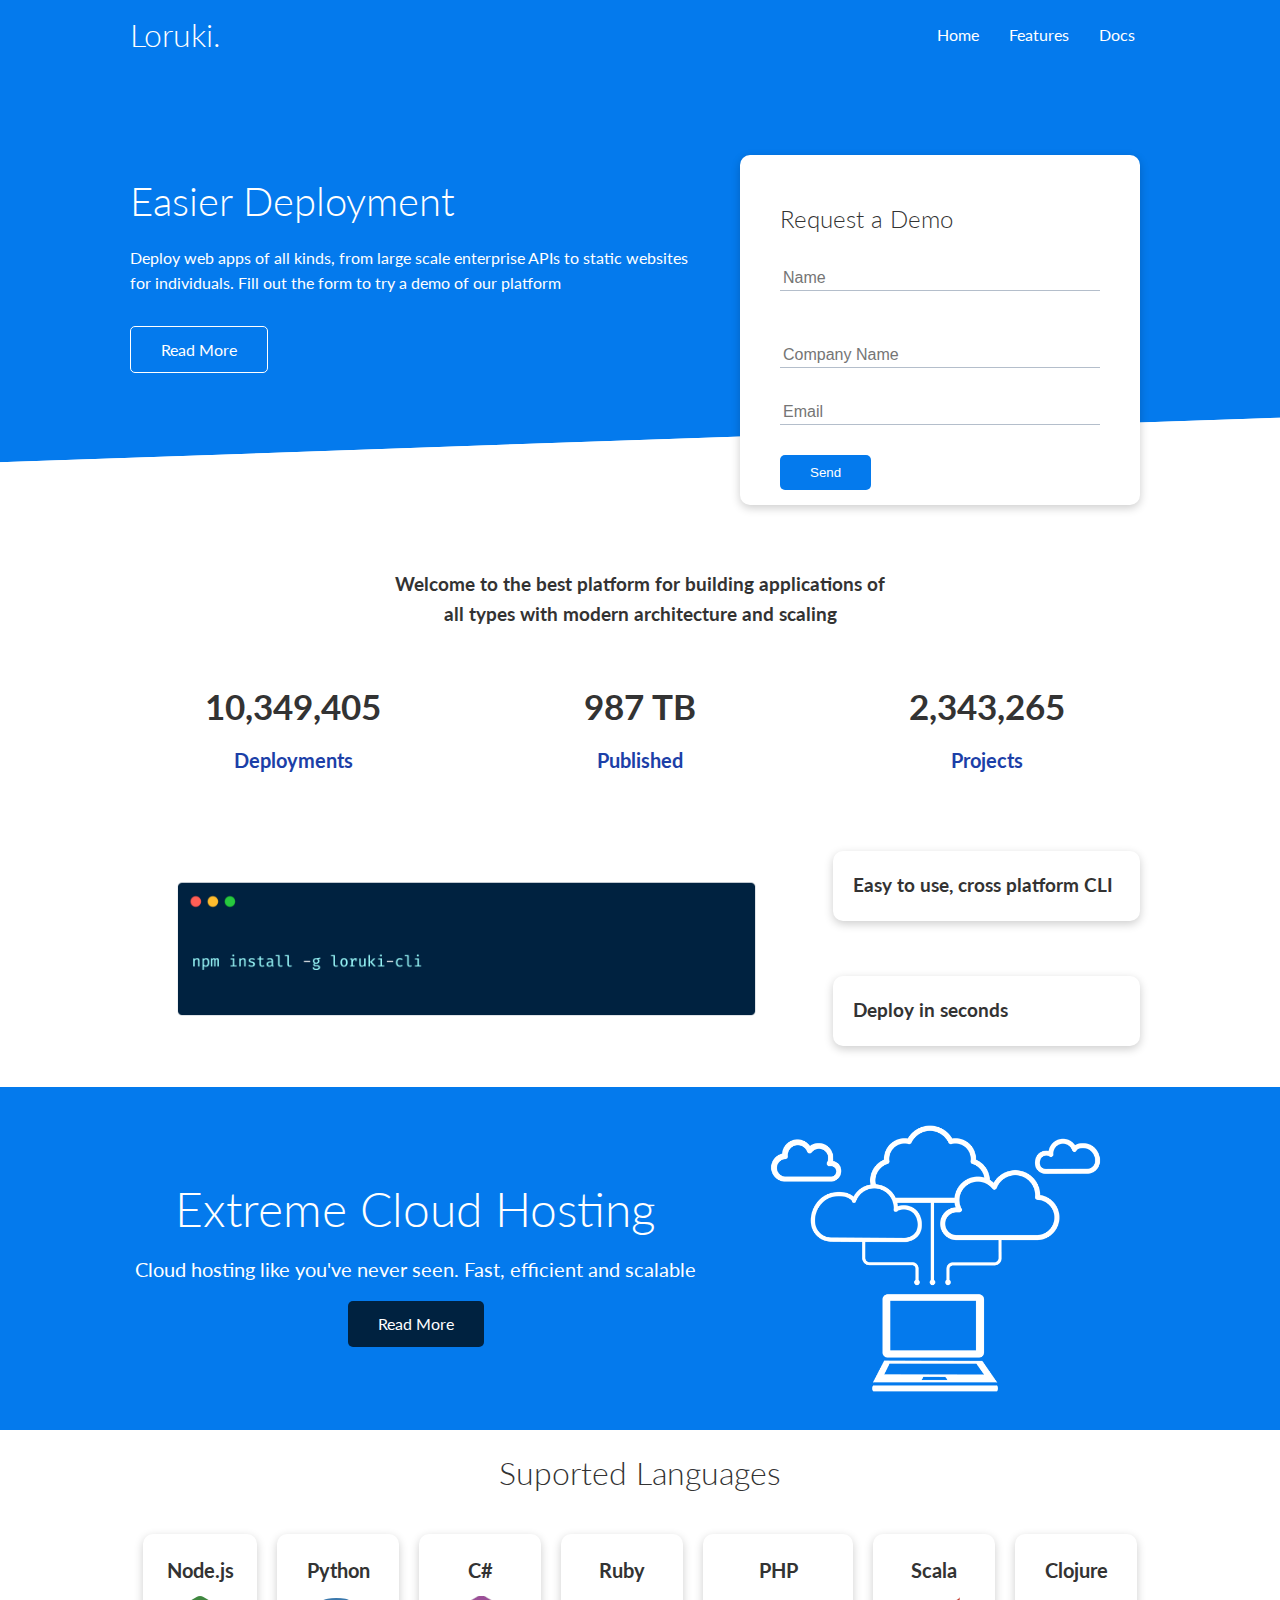
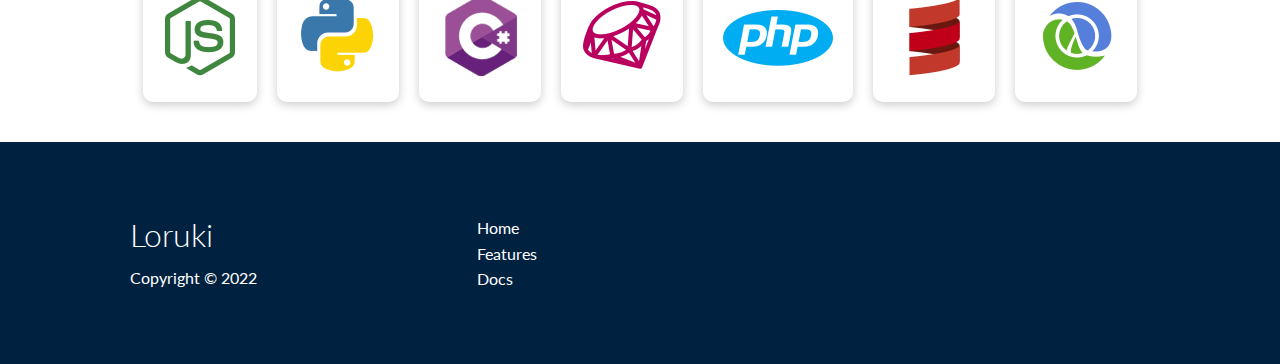
<file: index.html>
<!DOCTYPE html>
<html lang="en">
  <head>
    <meta charset="UTF-8" />
    <meta http-equiv="X-UA-Compatible" content="IE=edge" />
    <meta name="viewport" content="width=device-width, initial-scale=1.0" />
    <link
      rel="stylesheet"
      href="https://cdnjs.cloudflare.com/ajax/libs/font-awesome/6.1.1/css/all.min.css"
      integrity="sha512-KfkfwYDsLkIlwQp6LFnl8zNdLGxu9YAA1QvwINks4PhcElQSvqcyVLLD9aMhXd13uQjoXtEKNosOWaZqXgel0g=="
      crossorigin="anonymous"
      referrerpolicy="no-referrer"
    />
    <link rel="stylesheet" href="css/utilities.css" />
    <link rel="stylesheet" href="css/styles.css" />

    <title>Loruki | Cloud Hosting For Everyone</title>
  </head>
  <body>
    <!-- Navbar -->
    <div class="navbar">
      <div class="container flex">
        <h1 class="logo">Loruki.</h1>
        <nav>
          <ul>
            <li><a href="index.html">Home</a></li>
            <li><a href="features.html">Features</a></li>
            <li><a href="docs.html">Docs</a></li>
          </ul>
        </nav>
      </div>
    </div>
    <!-- Showcase -->
    <section class="showcase">
      <div class="container grid">
        <div class="showcase-text">
          <h1>Easier Deployment</h1>
          <p>
            Deploy web apps of all kinds, from large scale enterprise APIs to
            static websites for individuals. Fill out the form to try a demo of
            our platform
          </p>
          <a href="features.html" class="btn btn-outline">Read More</a>
        </div>

        <div class="showcase-form card">
          <h2>Request a Demo</h2>
          <form
            name="contact"
            method="POST"
            netlify-honepot="bot-field"
            data-netlify="true"
          >
            <input type="hidden" name="form-name" value="contact" />
            <div class="form-control">
              <input type="text" name="name" placeholder="Name" required />
              <p class="hidden">
                <label
                  >Don't fill this out if you're human: <input name="bot-field"
                /></label>
              </p>
            </div>
            <div class="form-control">
              <input
                type="text"
                name="company"
                placeholder="Company Name"
                required
              />
            </div>
            <div class="form-control">
              <input type="email" name="email" placeholder="Email" required />
            </div>
            <input type="submit" value="Send" class="btn btn-primary" />
          </form>
        </div>
      </div>
    </section>

    <!-- Stats -->
    <section class="stats">
      <div class="container">
        <h3 class="stats-heading text-center my-1">
          Welcome to the best platform for building applications of all types
          with modern architecture and scaling
        </h3>
        <div class="grid grid-3 text-center my-4">
          <div>
            <i class="fas fa-server fa-3x"></i>
            <h3>10,349,405</h3>
            <p class="text-secondary">Deployments</p>
          </div>
          <div>
            <i class="fas fa-upload fa-3x"></i>
            <h3>987 TB</h3>
            <p class="text-secondary">Published</p>
          </div>
          <div>
            <i class="fas fa-project-diagram fa-3x"></i>
            <h3>2,343,265</h3>
            <p class="text-secondary">Projects</p>
          </div>
        </div>
      </div>
    </section>
    <!-- CLi -->
    <section class="cli">
      <div class="container grid">
        <img src="images/cli.png" alt="" />
        <div class="card">
          <h3>Easy to use, cross platform CLI</h3>
        </div>
        <div class="card">
          <h3>Deploy in seconds</h3>
        </div>
      </div>
    </section>

    <!-- Clouds  -->
    <section class="cloud bg-primary my-2 py-2">
      <div class="container grid">
        <div class="text-center">
          <h2 class="lg">Extreme Cloud Hosting</h2>
          <p class="lead my-1">
            Cloud hosting like you've never seen. Fast, efficient and scalable
          </p>
          <a href="features.html" class="btn-dark btn">Read More</a>
        </div>
        <img src="images/cloud.png" alt="" />
      </div>
    </section>

    <!-- Languages -->
    <section class="languages">
      <h2 class="md text-center my-2">Suported Languages</h2>
      <div class="container flex">
        <div class="card">
          <h4>Node.js</h4>
          <img src="images/logos/node.png" alt="" />
        </div>
        <div class="card">
          <h4>Python</h4>
          <img src="images/logos/python.png" alt="" />
        </div>
        <div class="card">
          <h4>C#</h4>
          <img src="images/logos/csharp.png" alt="" />
        </div>
        <div class="card">
          <h4>Ruby</h4>
          <img src="images/logos/ruby.png" alt="" />
        </div>
        <div class="card">
          <h4>PHP</h4>
          <img src="images/logos/php.png" alt="" />
        </div>
        <div class="card">
          <h4>Scala</h4>
          <img src="images/logos/scala.png" alt="" />
        </div>
        <div class="card">
          <h4>Clojure</h4>
          <img src="images/logos/clojure.png" alt="" />
        </div>
      </div>
    </section>

    <!-- Footer -->
    <footer class="footer bg-dark py-5">
      <div class="container grid grid-3">
        <div>
          <h1>Loruki</h1>
          <p>Copyright &copy; 2022</p>
        </div>
        <nav>
          <ul>
            <li><a href="index.html">Home</a></li>
            <li><a href="features.html">Features</a></li>
            <li><a href="docs.html">Docs</a></li>
          </ul>
        </nav>
        <div class="social">
          <a href="#"><i class="fab fa-github fa-2x"></i></a>
          <a href="#"><i class="fab fa-facebook fa-2x"></i></a>
          <a href="#"><i class="fab fa-instagram fa-2x"></i></a>
          <a href="#"><i class="fab fa-twitter fa-2x"></i></a>
        </div>
      </div>
    </footer>
  </body>
</html>
</file>
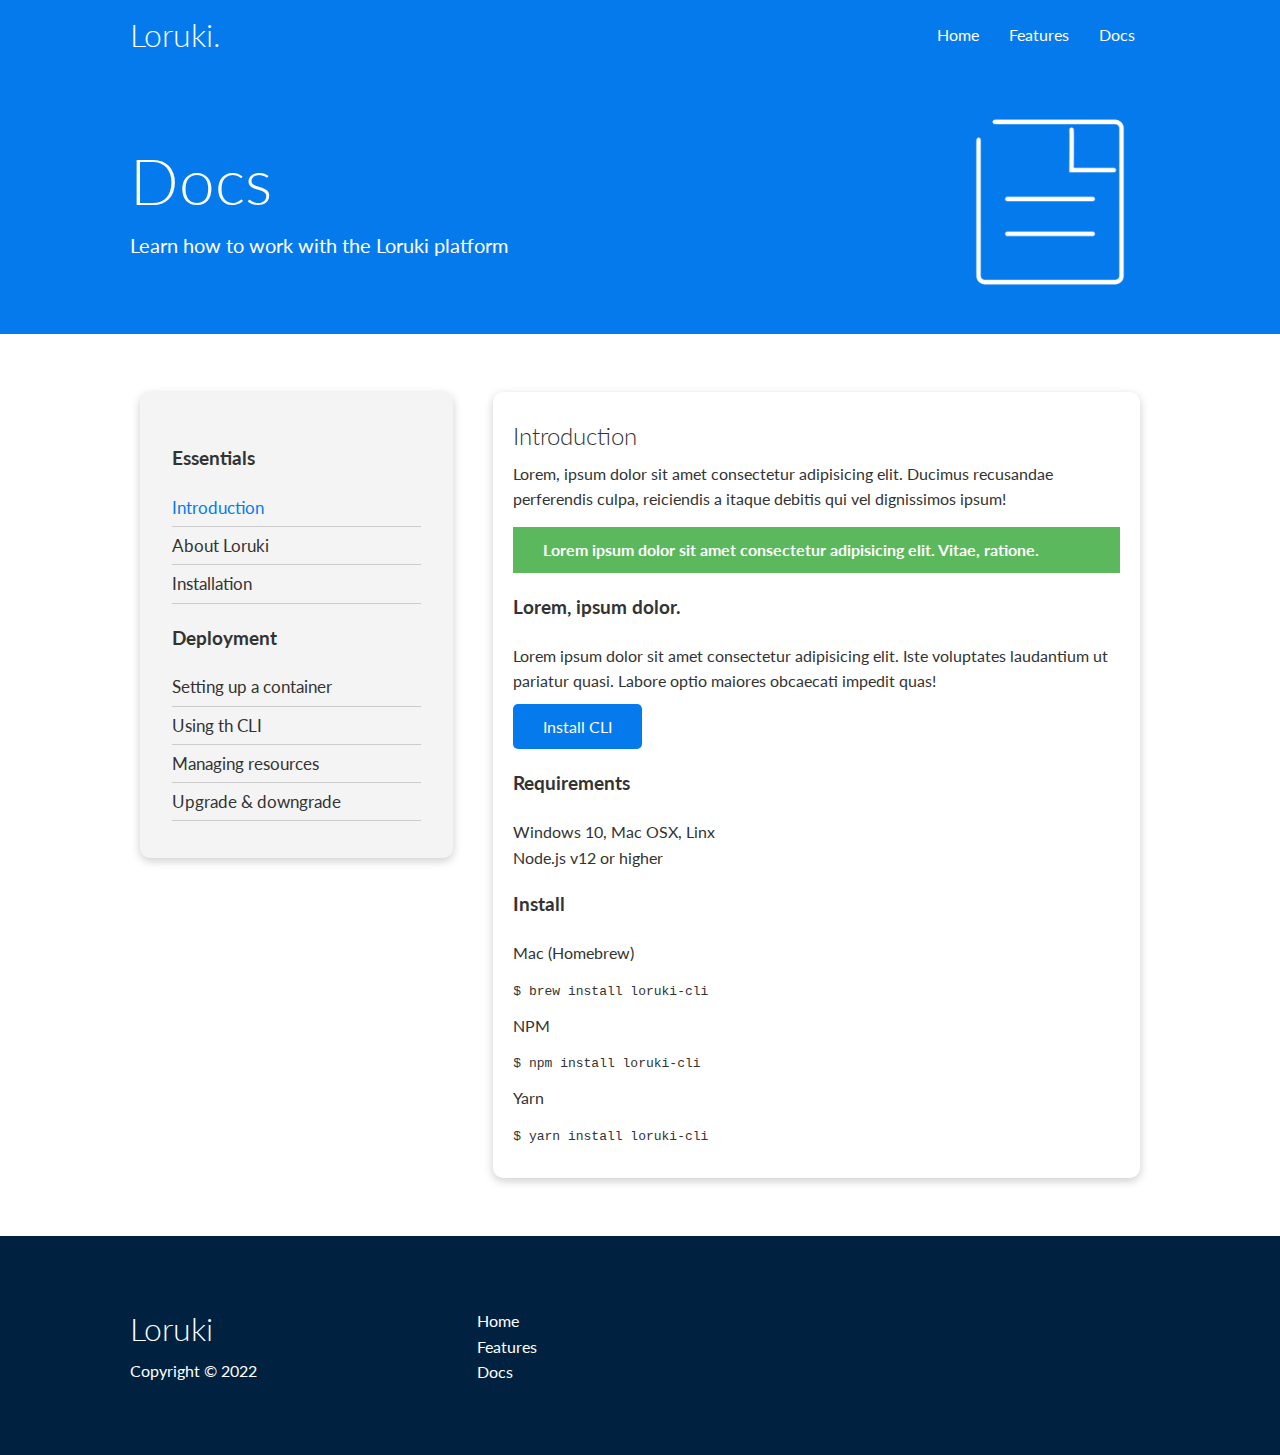
<file: docs.html>
<!DOCTYPE html>
<html lang="en">
  <head>
    <meta charset="UTF-8" />
    <meta http-equiv="X-UA-Compatible" content="IE=edge" />
    <meta name="viewport" content="width=device-width, initial-scale=1.0" />
    <link
      rel="stylesheet"
      href="https://cdnjs.cloudflare.com/ajax/libs/font-awesome/6.1.1/css/all.min.css"
      integrity="sha512-KfkfwYDsLkIlwQp6LFnl8zNdLGxu9YAA1QvwINks4PhcElQSvqcyVLLD9aMhXd13uQjoXtEKNosOWaZqXgel0g=="
      crossorigin="anonymous"
      referrerpolicy="no-referrer"
    />
    <link rel="stylesheet" href="css/utilities.css" />
    <link rel="stylesheet" href="css/styles.css" />

    <title>Loruki | Cloud Hosting For Everyone</title>
  </head>
  <body>
    <!-- Navbar -->
    <div class="navbar">
      <div class="container flex">
        <h1 class="logo">Loruki.</h1>
        <nav>
          <ul>
            <li><a href="index.html">Home</a></li>
            <li><a href="features.html">Features</a></li>
            <li><a href="docs.html">Docs</a></li>
          </ul>
        </nav>
      </div>
    </div>

    <!-- Head -->
    <section class="features-head bg-primary py-3">
      <div class="container grid">
        <div>
          <h1 class="xl">Docs</h1>
          <p class="lead">Learn how to work with the Loruki platform</p>
        </div>
        <img src="images/docs.png" alt="" />
      </div>
    </section>

    <!-- Docs main -->
    <section class="docs-main my-4">
      <div class="container grid">
        <div class="card bg-light p-3">
          <h3 class="my-2">Essentials</h3>
          <nav>
            <ul>
              <li><a class="text-primary" href="#">Introduction</a></li>
              <li><a href="#">About Loruki</a></li>
              <li><a href="#">Installation</a></li>
            </ul>
          </nav>
          <h3 class="my-2">Deployment</h3>
          <nav>
            <ul>
              <li><a href="#">Setting up a container</a></li>
              <li><a href="#">Using th CLI</a></li>
              <li><a href="#">Managing resources</a></li>
              <li><a href="#">Upgrade & downgrade</a></li>
            </ul>
          </nav>
        </div>
        <div class="card">
          <h2>Introduction</h2>
          <p>
            Lorem, ipsum dolor sit amet consectetur adipisicing elit. Ducimus
            recusandae perferendis culpa, reiciendis a itaque debitis qui vel
            dignissimos ipsum!
          </p>
          <div class="alert alert-success">
            <i class="fas fa-info"></i>Lorem ipsum dolor sit amet consectetur
            adipisicing elit. Vitae, ratione.
          </div>
          <h3>Lorem, ipsum dolor.</h3>
          <p>
            Lorem ipsum dolor sit amet consectetur adipisicing elit. Iste
            voluptates laudantium ut pariatur quasi. Labore optio maiores
            obcaecati impedit quas!
          </p>
          <a href="#" class="btn btn-primary">Install CLI</a>
          <h3>Requirements</h3>
          <ul>
            <li>Windows 10, Mac OSX, Linx</li>
            <li>Node.js v12 or higher</li>
          </ul>
          <h3>Install</h3>
          <p>Mac (Homebrew)</p>
          <p><code>$ brew install loruki-cli</code></p>
          <p>NPM</p>
          <p><code>$ npm install loruki-cli</code></p>
          <p>Yarn</p>
          <p><code>$ yarn install loruki-cli</code></p>
        </div>
      </div>
    </section>

    <!-- Footer -->
    <footer class="footer bg-dark py-5">
      <div class="container grid grid-3">
        <div>
          <h1>Loruki</h1>
          <p>Copyright &copy; 2022</p>
        </div>
        <nav>
          <ul>
            <li><a href="index.html">Home</a></li>
            <li><a href="features.html">Features</a></li>
            <li><a href="docs.html">Docs</a></li>
          </ul>
        </nav>
        <div class="social">
          <a href="#"><i class="fab fa-github fa-2x"></i></a>
          <a href="#"><i class="fab fa-facebook fa-2x"></i></a>
          <a href="#"><i class="fab fa-instagram fa-2x"></i></a>
          <a href="#"><i class="fab fa-twitter fa-2x"></i></a>
        </div>
      </div>
    </footer>
  </body>
</html>
</file>
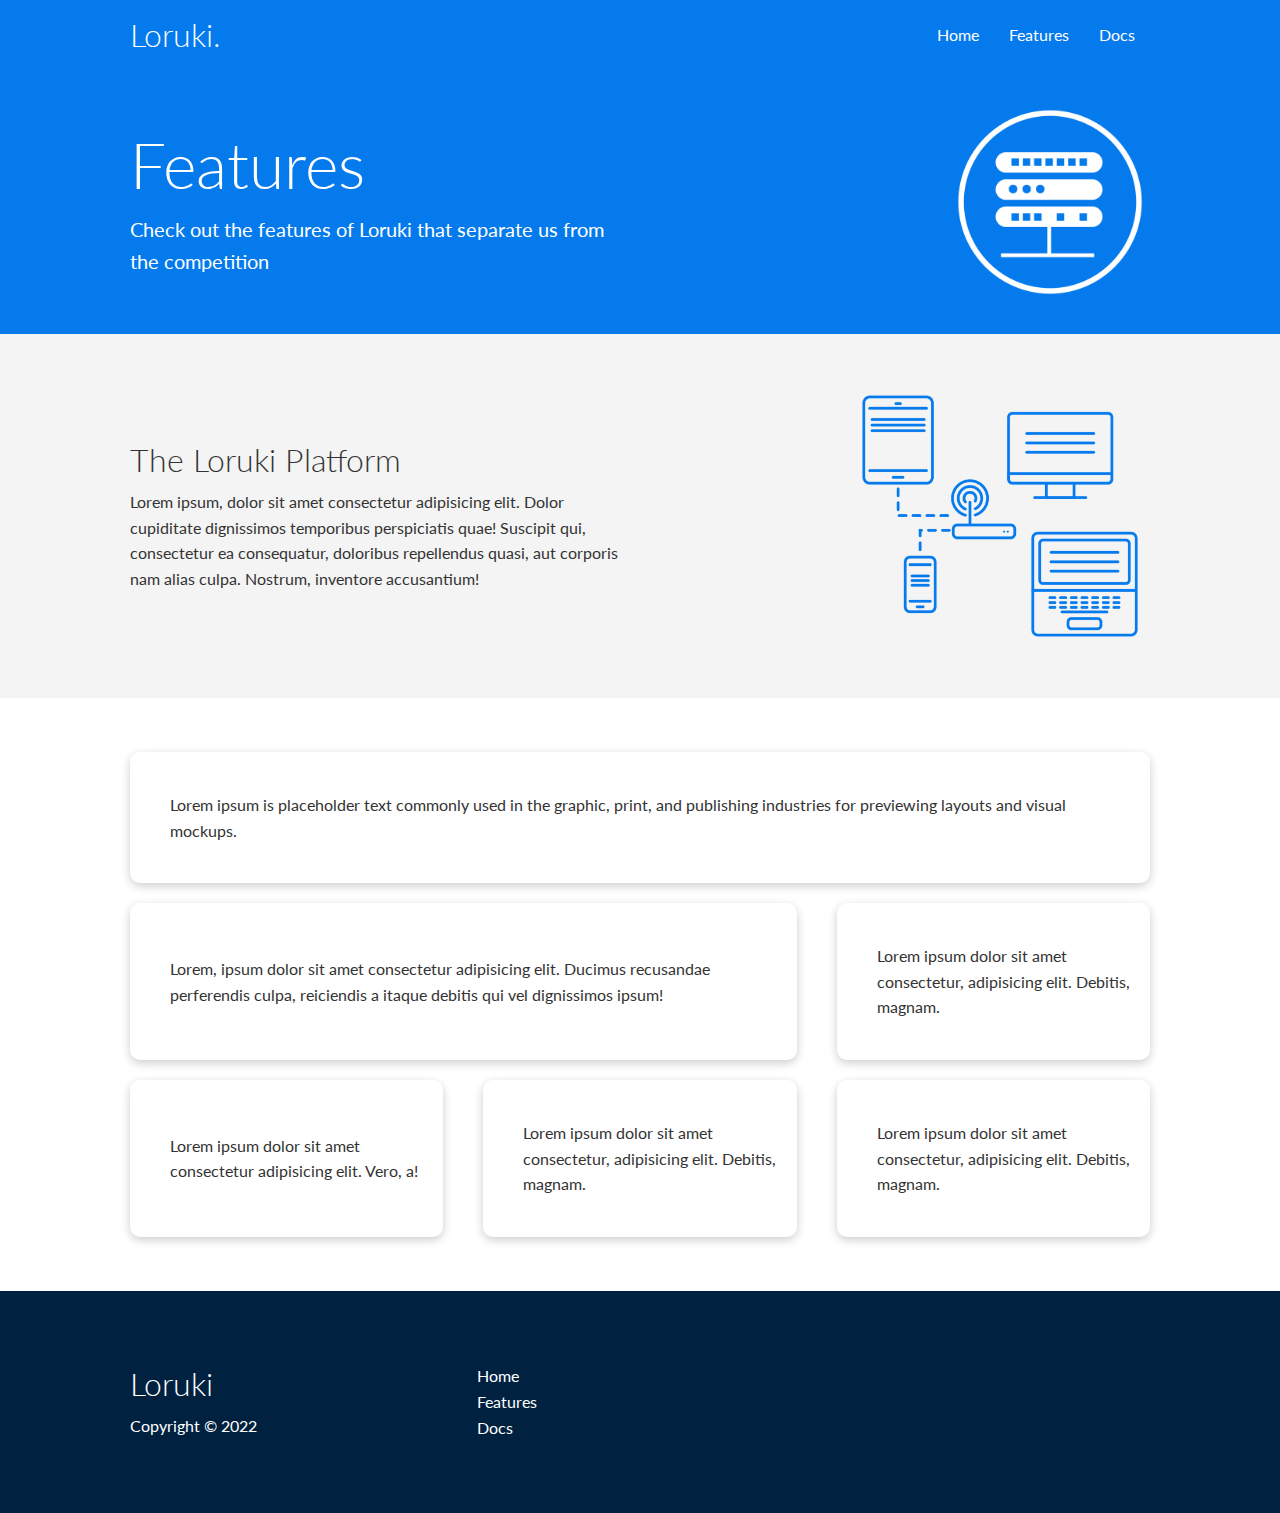
<file: features.html>
<!DOCTYPE html>
<html lang="en">
  <head>
    <meta charset="UTF-8" />
    <meta http-equiv="X-UA-Compatible" content="IE=edge" />
    <meta name="viewport" content="width=device-width, initial-scale=1.0" />
    <link
      rel="stylesheet"
      href="https://cdnjs.cloudflare.com/ajax/libs/font-awesome/6.1.1/css/all.min.css"
      integrity="sha512-KfkfwYDsLkIlwQp6LFnl8zNdLGxu9YAA1QvwINks4PhcElQSvqcyVLLD9aMhXd13uQjoXtEKNosOWaZqXgel0g=="
      crossorigin="anonymous"
      referrerpolicy="no-referrer"
    />
    <link rel="stylesheet" href="css/utilities.css" />
    <link rel="stylesheet" href="css/styles.css" />

    <title>Loruki | Cloud Hosting For Everyone</title>
  </head>
  <body>
    <!-- Navbar -->
    <div class="navbar">
      <div class="container flex">
        <h1 class="logo">Loruki.</h1>
        <nav>
          <ul>
            <li><a href="index.html">Home</a></li>
            <li><a href="features.html">Features</a></li>
            <li><a href="docs.html">Docs</a></li>
          </ul>
        </nav>
      </div>
    </div>

    <!-- Head -->
    <section class="features-head bg-primary py-3">
      <div class="container grid">
        <div>
          <h1 class="xl">Features</h1>
          <p class="lead">
            Check out the features of Loruki that separate us from the
            competition
          </p>
        </div>
        <img src="images/server.png" alt="" />
      </div>
    </section>

    <!-- Sub Head -->
    <section class="features-sub-head bg-light py-3">
      <div class="container grid">
        <div>
          <h1 class="md">The Loruki Platform</h1>
          <p>
            Lorem ipsum, dolor sit amet consectetur adipisicing elit. Dolor
            cupiditate dignissimos temporibus perspiciatis quae! Suscipit qui,
            consectetur ea consequatur, doloribus repellendus quasi, aut
            corporis nam alias culpa. Nostrum, inventore accusantium!
          </p>
        </div>
        <img src="images/server2.png" alt="" />
      </div>
    </section>

    <!-- Features-Main -->
    <section class="features-main my-2">
      <div class="container grid grid-3">
        <div class="card flex">
          <i class="fas fa-server fa-3x"></i>
          <p>
            Lorem ipsum is placeholder text commonly used in the graphic, print,
            and publishing industries for previewing layouts and visual mockups.
          </p>
        </div>
        <div class="card flex">
          <i class="fas fa-network-wired fa-3x"></i>
          <p>
            Lorem, ipsum dolor sit amet consectetur adipisicing elit. Ducimus
            recusandae perferendis culpa, reiciendis a itaque debitis qui vel
            dignissimos ipsum!
          </p>
        </div>
        <div class="card flex">
          <i class="fas fa-laptop-code fa-3x"></i>
          <p>
            Lorem ipsum dolor sit amet consectetur, adipisicing elit. Debitis,
            magnam.
          </p>
        </div>
        <div class="card flex">
          <i class="fas fa-database fa-3x"></i>
          <p>
            Lorem ipsum dolor sit amet consectetur adipisicing elit. Vero, a!
          </p>
        </div>
        <div class="card flex">
          <i class="fas fa-power-off fa-3x"></i>
          <p>
            Lorem ipsum dolor sit amet consectetur, adipisicing elit. Debitis,
            magnam.
          </p>
        </div>
        <div class="card flex">
          <i class="fas fa-upload fa-3x"></i>
          <p>
            Lorem ipsum dolor sit amet consectetur, adipisicing elit. Debitis,
            magnam.
          </p>
        </div>
      </div>
    </section>

    <!-- Footer -->
    <footer class="footer bg-dark py-5">
      <div class="container grid grid-3">
        <div>
          <h1>Loruki</h1>
          <p>Copyright &copy; 2022</p>
        </div>
        <nav>
          <ul>
            <li><a href="index.html">Home</a></li>
            <li><a href="features.html">Features</a></li>
            <li><a href="docs.html">Docs</a></li>
          </ul>
        </nav>
        <div class="social">
          <a href="#"><i class="fab fa-github fa-2x"></i></a>
          <a href="#"><i class="fab fa-facebook fa-2x"></i></a>
          <a href="#"><i class="fab fa-instagram fa-2x"></i></a>
          <a href="#"><i class="fab fa-twitter fa-2x"></i></a>
        </div>
      </div>
    </footer>
  </body>
</html>
</file>
<file: css/utilities.css>
/* Utilities */
:root {
  --primary-color: #047aed;
  --secondary-color: #1c3fa8;
  --dark-color: #002240;
  --light-color: #f4f4f4;
  --success-color: #5cb85c;
  --error-color: #d9534f;
}

.container {
  max-width: 1100px;
  margin: 0 auto;
  overflow: auto;
  padding: 0 40px;
}

.card {
  background-color: #fff;
  border-radius: 10px;
  color: #333;
  box-shadow: 0 3px 10px rgba(0, 0, 0, 0.2);
  padding: 20px;
  margin: 10px;
}

/* Text Sizes */
.lead {
  font-size: 20px;
}

.sm {
  font-size: 1rem;
}

.md {
  font-size: 2rem;
}

.lg {
  font-size: 3rem;
}

.xl {
  font-size: 4rem;
}

.text-center {
  text-align: center;
}

.btn {
  display: inline-block;
  padding: 10px 30px;
  cursor: pointer;
  background: var(--primary-color);
  color: #fff;
  border: none;
  border-radius: 5px;
}

.btn-outline {
  margin-top: 10px;
  background-color: transparent;
  border: 1px #fff solid;
}

.btn:hover {
  transform: scale(0.98);
}

/* Backgrounds & colored buttons */
.bg-primary,
.btn-primary {
  background-color: var(--primary-color);
  color: #fff;
}

.bg-secondary,
.btn-secondary {
  background-color: var(--secondary-color);
  color: #fff;
}

.bg-dark,
.btn-dark {
  background-color: #002240;
  color: #fff;
}

.bg-light,
.btn-light {
  background-color: var(--light-color);
  color: #333;
}

.bg-primary a,
.btn-primary a,
.bg-secondary a,
.btn-secondary a,
.bg-dark a,
.btn-dark a {
  color: #fff;
}

/* Text colors */
.text-primary {
  color: var(--primary-color);
}

.text-secondary {
  color: var(--secondary-color);
}

.text-dark {
  color: var(--dark-color);
}

.text-light {
  color: var(--light-color);
}

.flex {
  display: flex;
  justify-content: center;
  align-items: center;
  height: 100%;
}

.grid {
  display: grid;
  grid-template-columns: repeat(2, 1fr);
  gap: 20px;
  justify-content: center;
  align-items: center;
  height: 100%;
}

.grid-3 {
  grid-template-columns: repeat(3, 1fr);
}

/* Alert */
.alert {
  background-color: var(--light-color);
  padding: 10px 20px;
  font-weight: bold;
  margin: 15px 0;
}

.alert i {
  margin-right: 10px;
}

.alert-success {
  background-color: var(--success-color);
  color: #fff;
}

.alert-error {
  background-color: var(--error-color);
  color: #fff;
}

/* Ṃargin */

.my-1 {
  margin: 1rem 0;
}

.my-2 {
  margin: 1.5rem 0;
}

.my-3 {
  margin: 2rem 0;
}

.my-4 {
  margin: 3rem 0;
}

.my-5 {
  margin: 4rem 0;
}

.m-1 {
  margin: 1rem;
}

.m-2 {
  margin: 1.5rem;
}

.m-3 {
  margin: 2rem;
}

.m-4 {
  margin: 3rem;
}

.m-5 {
  margin: 4rem;
}

/* Padding */

.py-1 {
  padding: 1rem 0;
}

.py-2 {
  padding: 1.5rem 0;
}

.py-3 {
  padding: 2rem 0;
}

.py-4 {
  padding: 3rem 0;
}

.py-5 {
  padding: 4rem 0;
}

.p-1 {
  padding: 1rem;
}

.p-2 {
  padding: 1.5rem;
}

.p-3 {
  padding: 2rem;
}

.p-4 {
  padding: 3rem;
}

.p-5 {
  padding: 4rem;
}
</file>
<file: css/styles.css>
@import url("https://fonts.googleapis.com/css2?family=Lato:wght@300&display=swap");

:root {
  --primary-color: #047aed;
  --secondary-color: #1c3fa8;
  --dark-color: #002240;
  --light-color: #f4f4f4;
}

* {
  box-sizing: border-box;
  padding: 0;
  margin: 0;
}

body {
  font-family: "Lato", "sans-serif";
  color: #333;
  line-height: 1.6;
}

ul {
  list-style-type: none;
}

a {
  text-decoration: none;
  color: #333;
}

h1,
h2 {
  font-weight: 300;
  line-height: 1.2;
  margin: 10px 0;
}

p {
  margin: 10px 0;
}

img {
  width: 100%;
}

.hidden {
  visibility: hidden;
  height: 0;
}

/* Navbar */

.navbar {
  background-color: var(--primary-color);
  color: #fff;
  height: 70px;
}

.navbar ul {
  display: flex;
}

.navbar a {
  color: #fff;
  padding: 10px;
  margin: 0 5px;
}

.navbar a:hover {
  border-bottom: 2px #fff solid;
}

.navbar .flex {
  justify-content: space-between;
}

/* Showcase */
.showcase {
  height: 400px;
  background-color: var(--primary-color);
  color: #fff;
  position: relative;
}

.showcase h1 {
  font-size: 40px;
  /* paddi: 10px; */
}

.showcase p {
  margin: 20px 0;
}

.showcase .grid {
  grid-template-columns: 3fr 2fr;
  gap: 30px;
  overflow: visible;
}

.showcase-text {
  animation: slideInFromLeft 1s ease-in;
}

.showcase-form {
  position: relative;
  top: 60px;
  height: 350px;
  width: 400px;
  padding: 40px;
  z-index: 100;
  justify-content: flex-end;
  animation: slideInFromRight 1s ease-in;
}

.showcase-form .form-control {
  margin: 30px 0;
}

.showcase-form input[type="text"],
.showcase-form input[type="email"] {
  border: 0;
  border-bottom: 1px solid #b4becb;
  width: 100%;
  padding: 3px;
  font-size: 16px;
}

.showcase-form input:focus {
  outline: none;
}

.showcase::before,
.showcase::after {
  content: "";
  position: absolute;
  height: 100px;
  bottom: -70px;
  right: 0;
  left: 0;
  background: #fff;
  transform: skewY(-2deg);
  --webkit-transform: skewY(-2deg);
  -moz-transform: skewY(-2deg);
  -ms-transform: skewY(-2deg);
  /* z-index: -1; */
}

/* Stats */
.stats {
  padding-top: 100px;
  animation: slideInFromBottom 1s ease-in;
}

.stats-heading {
  max-width: 500px;
  margin: auto;
}

.stats .grid h3 {
  font-size: 35px;
  justify-content: center;
}

.stats .grid p {
  font-size: 20px;
  font-weight: bold;
}

/* CLI */

.cli .grid {
  grid-template-columns: repeat(3, 1fr);
  grid-template-rows: repeat(2, fr);
}

.cli .grid > *:first-child {
  grid-column: 1 / span 2; /* spanning two columns */
  grid-row: 1 / span 2; /* spanning two rows */
}

/* Cloud */
.cloud .grid {
  grid-template-columns: 4fr 3fr;
}

/* Languages */

.languages .flex {
  flex-wrap: wrap;
}

.languages .card {
  text-align: center;
  margin: 18px 10px 40px;
  transition: transform 0.2s ease-in;
}

.languages .card h4 {
  font-size: 20px;
  margin-bottom: 10px;
}

.languages .card:hover {
  transform: translateY(-15px);
}

/* Features */

.features-head img {
  width: 200px;
  justify-self: flex-end;
}

.features-sub-head img {
  width: 300px;
  justify-self: flex-end;
}

.features-main .card > i {
  margin-right: 20px;
}

.features-main .card {
  justify-content: left;
}

.features-main .grid {
  padding: 30px;
}

.features-main .grid > *:first-child {
  grid-column: 1 / span 3;
}

.features-main .grid > *:nth-child(2) {
  grid-column: 1 / span 2;
}

/* Docs  */
.docs-main h3 {
  margin: 20px 0;
}

.docs-main .grid {
  grid-template-columns: 1fr 2fr;
  align-items: flex-start;
}

.docs-main nav li {
  font-size: 17px;
  padding-bottom: 5px;
  margin-bottom: 5px;
  border-bottom: 1px #ccc solid;
}

.docs-main a:hover {
  font-weight: bold;
}

/* Footer  */
.footer .social a {
  margin: 0 10px;
}

/* Animations */

@keyframes slideInFromLeft {
  0% {
    transform: translateX(-100%);
  }
  100% {
    transform: translateX(0);
  }
}

@keyframes slideInFromRight {
  0% {
    transform: translateX(100%);
  }
  100% {
    transform: translateX(0);
  }
}

@keyframes slideInFromTop {
  0% {
    transform: translateY(-100%);
  }
  100% {
    transform: translateY(0);
  }
}

@keyframes slideInFromBottom {
  0% {
    transform: translateY(100%);
  }
  100% {
    transform: translateY(0);
  }
}

/* Tablets and under */
@media (max-width: 768px) {
  .grid,
  .showcase .grid,
  .stats .grid,
  .cli .grid,
  .cloud .grid .features-main .grid,
  .docs-main .grid {
    grid-template-columns: 1fr;
    grid-template-rows: 1fr;
  }
  .showcase {
    height: auto;
  }
  .showcase-text {
    text-align: center;
    margin-top: 40px;
    animation: slideInFromTop 1s ease-in;
  }
  .showcase-form {
    justify-self: center;
    margin: auto;
    animation: slideInFromBottom 1s ease-in;
  }
  .cli .grid > *:first-child {
    grid-column: 1;
    grid-row: 1;
  }
  .features-head,
  .features-sub-head,
  .docs-main {
    text-align: center;
  }
  .features-head img,
  .features-sub-head img,
  .docs-main img {
    justify-self: center;
  }
  .features-main .grid > *:first-child,
  .features-main .grid > *:nth-child(2) {
    grid-column: 1;
  }
}

/* Mobile */
@media (max-width: 500px) {
  .navbar {
    height: 110px;
  }
  .navbar .flex {
    flex-direction: column;
  }
  .navbar ul {
    padding: 10px;
    background-color: rgba(0, 0, 0, 0.1);
  }
}
</file>
